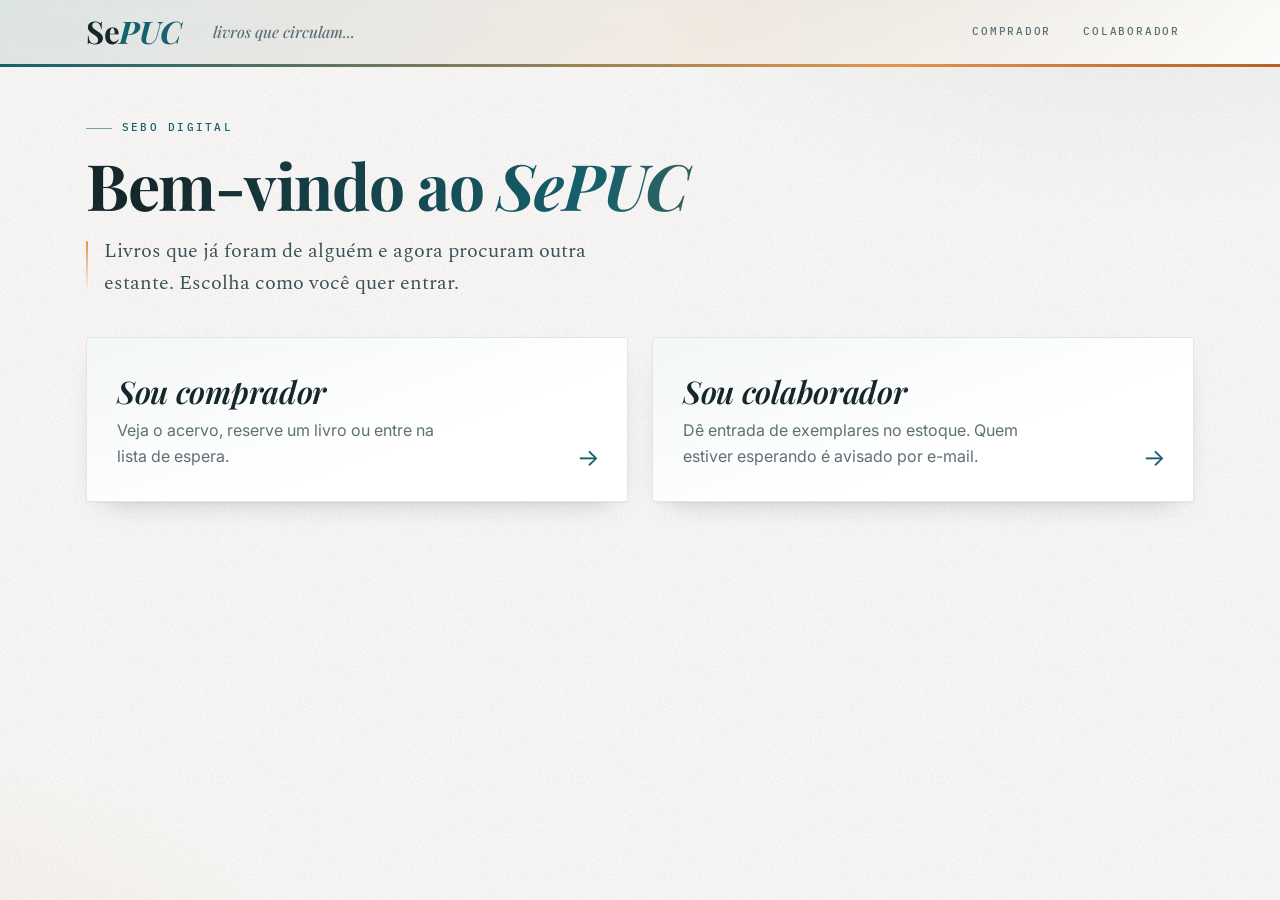
<file: frontend/web/index.html>
<!doctype html>
<html lang="pt-BR">
<head>
  <meta charset="utf-8">
  <meta name="viewport" content="width=device-width, initial-scale=1">
  <title>SePUC</title>
  <link rel="stylesheet" href="style.css">
</head>
<body>
  <header class="topo">
    <div class="topo-in">
      <a class="marca" href="index.html">Se<span>PUC</span></a>
      <span class="marca-nota">livros que circulam...</span>
      <nav class="nav">
        <a href="comprador.html">Comprador</a>
        <a href="colaborador.html">Colaborador</a>
      </nav>
    </div>
  </header>

  <main>
    <p class="kicker">Sebo digital</p>
    <h1>Bem-vindo ao <em>SePUC</em></h1>
    <p class="sub">Livros que já foram de alguém e agora procuram outra estante. Escolha como você quer entrar.</p>

    <div class="escolha">
      <a href="comprador.html">
        <strong>Sou comprador</strong>
        <span class="desc">Veja o acervo, reserve um livro ou entre na lista de espera.</span>
      </a>
      <a href="colaborador.html">
        <strong>Sou colaborador</strong>
        <span class="desc">Dê entrada de exemplares no estoque. Quem estiver esperando é avisado por e-mail.</span>
      </a>
    </div>
  </main>
</body>
</html>
</file>
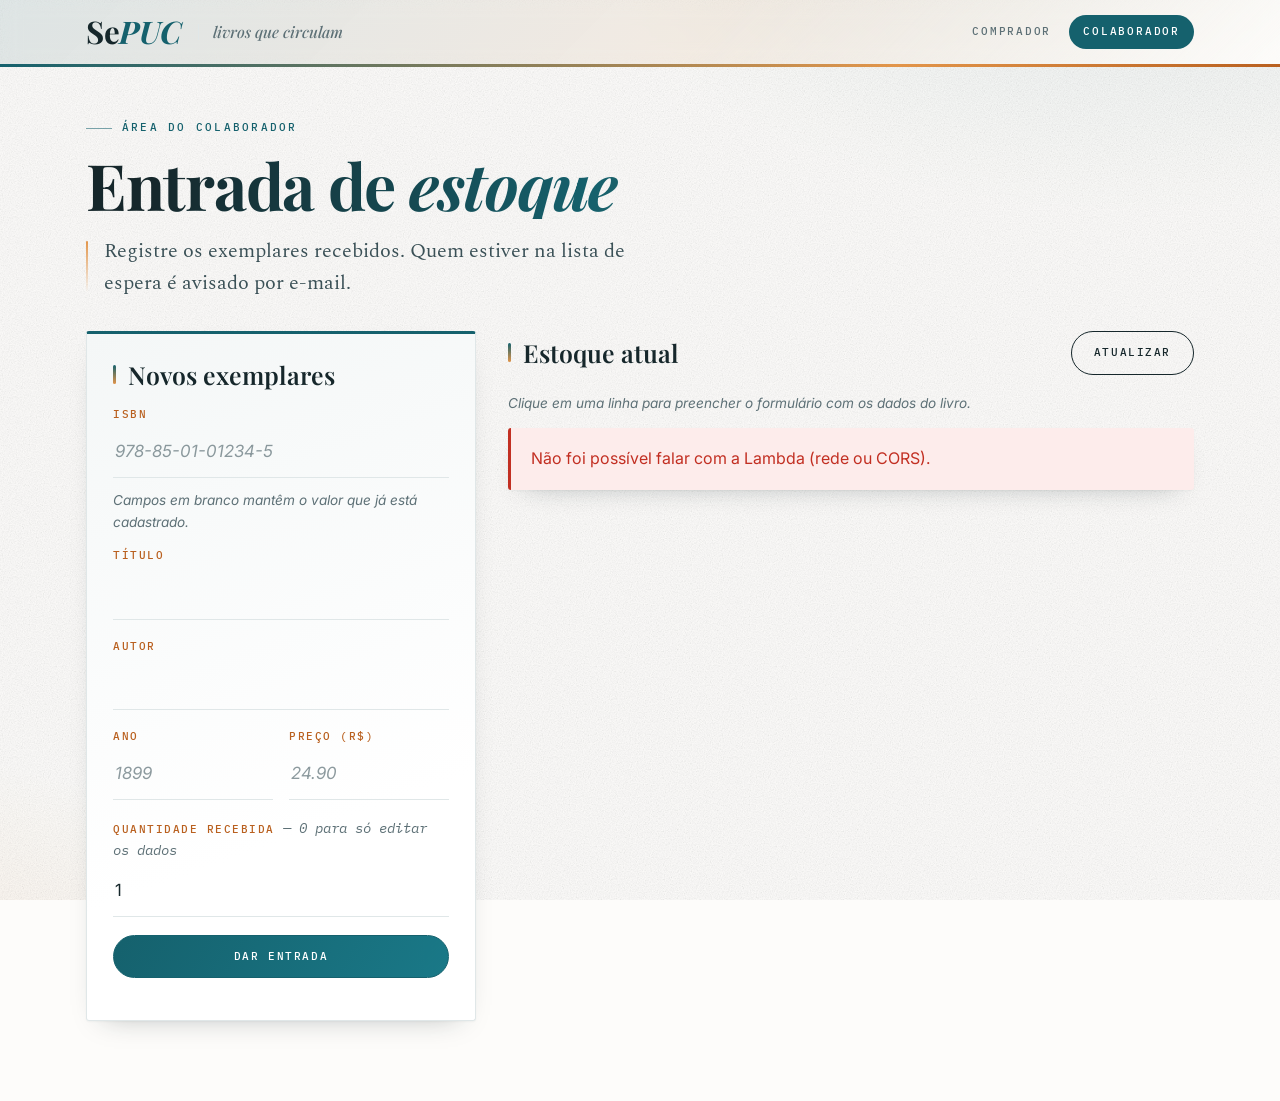
<file: frontend/web/colaborador.html>
<!doctype html>
<html lang="pt-BR">
<head>
  <meta charset="utf-8">
  <meta name="viewport" content="width=device-width, initial-scale=1">
  <title>SePUC — Colaborador</title>
  <link rel="stylesheet" href="style.css">
</head>
<body>
  <header class="topo">
    <div class="topo-in">
      <a class="marca" href="index.html">Se<span>PUC</span></a>
      <span class="marca-nota">livros que circulam</span>
      <nav class="nav">
        <a href="comprador.html">Comprador</a>
        <a class="ativo" href="colaborador.html">Colaborador</a>
      </nav>
    </div>
  </header>

  <main>
    <p class="kicker">Área do colaborador</p>
    <h1>Entrada de <em>estoque</em></h1>
    <p class="sub">Registre os exemplares recebidos. Quem estiver na lista de espera é avisado por e-mail.</p>

    <div class="colunas">
      <section class="painel">
        <h2>Novos exemplares</h2>
        <form id="form-entrada">
          <div class="campo">
            <label for="isbn">ISBN</label>
            <input type="text" id="isbn" required placeholder="978-85-01-01234-5">
          </div>
          <p class="dica" style="margin:-6px 0 14px">Campos em branco mantêm o valor que já está cadastrado.</p>
          <div class="campo">
            <label for="titulo">Título</label>
            <input type="text" id="titulo">
          </div>
          <div class="campo">
            <label for="autor">Autor</label>
            <input type="text" id="autor">
          </div>
          <div class="campo-duplo">
            <div class="campo">
              <label for="ano">Ano</label>
              <input type="number" id="ano" step="1" placeholder="1899">
            </div>
            <div class="campo">
              <label for="preco">Preço (R$)</label>
              <input type="number" id="preco" min="0" step="0.01" placeholder="24.90">
            </div>
          </div>
          <div class="campo">
            <label for="quantidade">Quantidade recebida <span class="dica">— 0 para só editar os dados</span></label>
            <input type="number" id="quantidade" min="0" step="1" value="1" required>
          </div>
          <button class="btn btn-pri" type="submit" id="enviar" style="width:100%">Dar entrada</button>
        </form>
        <div id="resultado" style="margin-top:16px"></div>
      </section>

      <section>
        <div class="barra" style="align-items:center">
          <h2 style="margin:0; flex:1">Estoque atual</h2>
          <button class="btn" id="atualizar" type="button">Atualizar</button>
        </div>
        <p class="dica" style="margin-top:-10px">Clique em uma linha para preencher o formulário com os dados do livro.</p>
        <div id="estado"></div>
        <div class="painel tabela-wrap" id="tabela-painel" hidden>
          <table>
            <thead>
              <tr><th>ISBN</th><th>Título</th><th>Autor</th><th class="num">Ano</th><th class="num">Preço</th><th class="num">Estoque</th></tr>
            </thead>
            <tbody id="tabela"></tbody>
          </table>
        </div>
      </section>
    </div>
  </main>

  <script src="config.js"></script>
  <script src="api.js"></script>
  <script>
    const form = document.getElementById("form-entrada");
    const btnEnviar = document.getElementById("enviar");
    const resultado = document.getElementById("resultado");
    const estado = document.getElementById("estado");
    const tabela = document.getElementById("tabela");
    const tabelaPainel = document.getElementById("tabela-painel");
    const campo = id => document.getElementById(id);
    let livros = [];

    async function carregar() {
      estado.innerHTML = `<p class="vazio">Carregando…</p>`;
      try {
        livros = await listarLivros() || [];
        if (!livros.length) {
          tabelaPainel.hidden = true;
          estado.innerHTML = `<p class="vazio">Nenhum livro cadastrado ainda.</p>`;
          return;
        }
        estado.innerHTML = "";
        tabelaPainel.hidden = false;
        tabela.innerHTML = livros.map(l => {
          const qtd = parseInt(l.estoque, 10) || 0;
          return `
            <tr data-isbn="${esc(l.isbn)}">
              <td>${esc(l.isbn)}</td>
              <td>${esc(l.titulo)}</td>
              <td>${esc(l.autor)}</td>
              <td class="num">${esc(l.ano ?? "")}</td>
              <td class="num" style="white-space:nowrap">${esc(formatarPreco(l.preco))}</td>
              <td class="num"><span class="selo ${qtd > 0 ? "selo-ok" : "selo-sem"}">${qtd}</span></td>
            </tr>`;
        }).join("");
      } catch (e) {
        tabelaPainel.hidden = true;
        estado.innerHTML = `<div class="aviso aviso-err">${esc(e.message)}</div>`;
      }
    }

    tabela.addEventListener("click", ev => {
      const tr = ev.target.closest("tr[data-isbn]");
      if (!tr) return;
      const l = livros.find(x => String(x.isbn) === tr.dataset.isbn) || { isbn: tr.dataset.isbn };
      campo("isbn").value = l.isbn;
      campo("titulo").value = l.titulo ?? "";
      campo("autor").value = l.autor ?? "";
      campo("ano").value = l.ano ?? "";
      campo("preco").value = l.preco ?? "";
      campo("quantidade").focus();
      campo("quantidade").select();
    });

    form.addEventListener("submit", async ev => {
      ev.preventDefault();
      const qtd = parseInt(campo("quantidade").value, 10);
      const dados = {
        isbn: campo("isbn").value.trim(),
        titulo: campo("titulo").value.trim(),
        autor: campo("autor").value.trim(),
        ano: campo("ano").value.trim(),
        preco: campo("preco").value.trim(),
        quantidade: Number.isNaN(qtd) ? 1 : qtd,
      };
      btnEnviar.disabled = true;
      btnEnviar.textContent = "Enviando…";
      resultado.innerHTML = "";
      try {
        const r = await darEntrada(dados);
        const avisados = r.clientesAvisados || [];
        resultado.innerHTML = `
          <div class="aviso aviso-ok">
            <strong>${esc(r.titulo || r.isbn)}</strong>
            <dl class="ficha">
              <dt>ISBN</dt><dd>${esc(r.isbn)}</dd>
              <dt>Autor</dt><dd>${esc(r.autor || "—")}</dd>
              <dt>Ano</dt><dd>${esc(r.ano ?? "—")}</dd>
              <dt>Preço</dt><dd>${esc(formatarPreco(r.preco) || "—")}</dd>
              <dt>Estoque</dt><dd>${esc(r.estoqueApos)} disponível</dd>
            </dl>
            ${avisados.length
              ? `<div style="margin-top:8px">Clientes avisados por e-mail:</div>
                 <ul class="lista-avisados">${avisados.map(e => `<li>${esc(e)}</li>`).join("")}</ul>`
              : `<div style="margin-top:8px">Ninguém na lista de espera.</div>`}
          </div>`;
        form.reset();
        carregar();
      } catch (e) {
        resultado.innerHTML = `<div class="aviso aviso-err">${esc(e.message)}</div>`;
      } finally {
        btnEnviar.disabled = false;
        btnEnviar.textContent = "Dar entrada";
      }
    });

    document.getElementById("atualizar").addEventListener("click", carregar);
    carregar();
  </script>
</body>
</html>
</file>
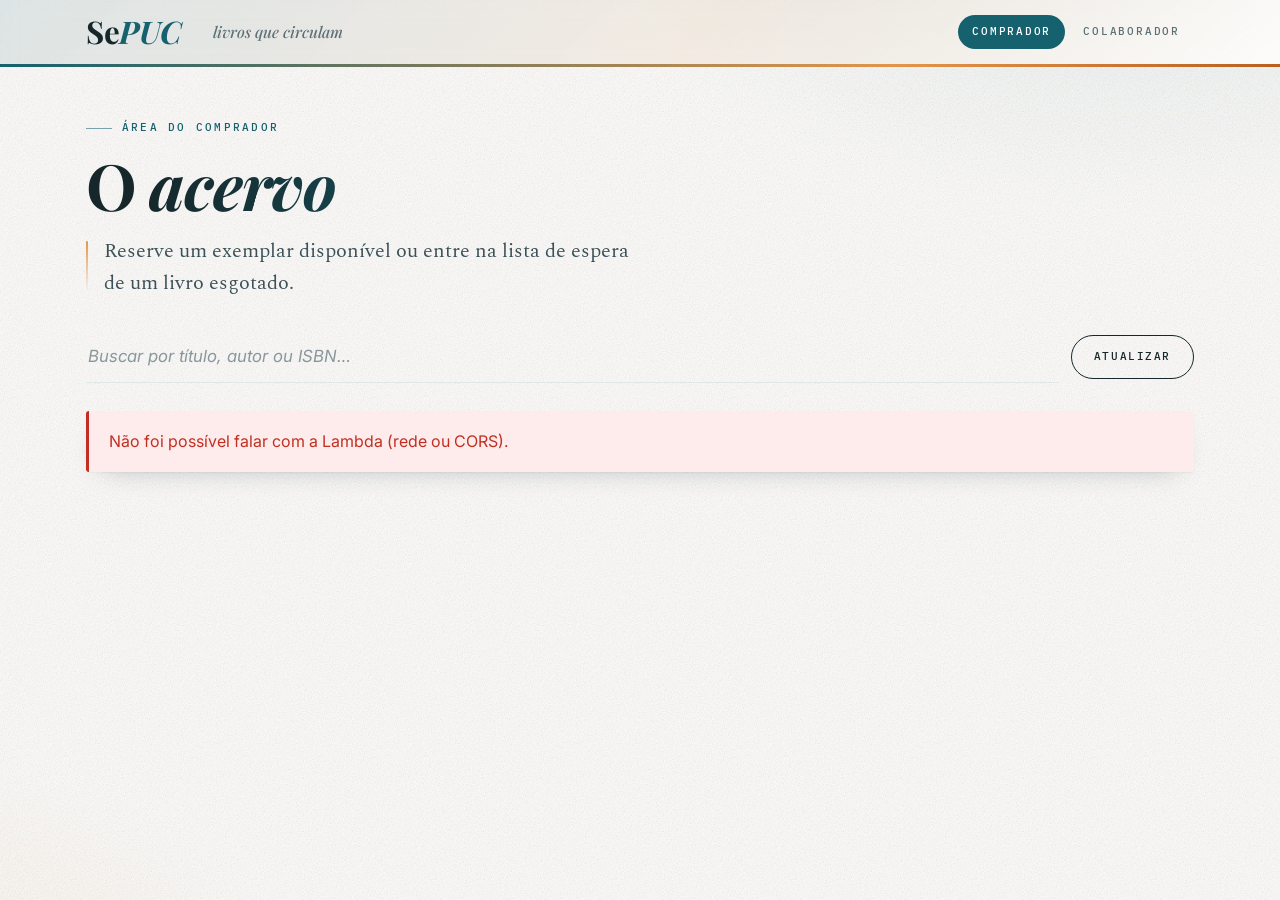
<file: frontend/web/comprador.html>
<!doctype html>
<html lang="pt-BR">
<head>
  <meta charset="utf-8">
  <meta name="viewport" content="width=device-width, initial-scale=1">
  <title>SePUC — Comprador</title>
  <link rel="stylesheet" href="style.css">
</head>
<body>
  <header class="topo">
    <div class="topo-in">
      <a class="marca" href="index.html">Se<span>PUC</span></a>
      <span class="marca-nota">livros que circulam</span>
      <nav class="nav">
        <a class="ativo" href="comprador.html">Comprador</a>
        <a href="colaborador.html">Colaborador</a>
      </nav>
    </div>
  </header>

  <main>
    <p class="kicker">Área do comprador</p>
    <h1>O <em>acervo</em></h1>
    <p class="sub">Reserve um exemplar disponível ou entre na lista de espera de um livro esgotado.</p>

    <div id="resultado"></div>

    <div class="barra">
      <input type="search" id="busca" placeholder="Buscar por título, autor ou ISBN…" aria-label="Buscar">
      <button class="btn" id="atualizar" type="button">Atualizar</button>
    </div>

    <div id="estado"></div>
    <div class="grade" id="grade"></div>
  </main>

  <dialog id="modal">
    <form id="form-pedido" method="dialog">
      <h2 id="modal-titulo">Pedir livro</h2>
      <p class="sub" id="modal-sub"></p>

      <div class="campo">
        <label for="nome">Seu nome</label>
        <input type="text" id="nome" required autocomplete="name">
      </div>
      <div class="campo">
        <label for="email">Seu e-mail
          <span class="dica">— o mesmo inscrito no tópico SNS</span></label>
        <input type="email" id="email" required autocomplete="email">
      </div>

      <div id="modal-erro"></div>

      <div class="acoes">
        <button class="btn" type="button" id="cancelar">Cancelar</button>
        <button class="btn btn-pri" type="submit" id="confirmar">Confirmar</button>
      </div>
    </form>
  </dialog>

  <script src="config.js"></script>
  <script src="api.js"></script>
  <script>
    const grade = document.getElementById("grade");
    const estado = document.getElementById("estado");
    const busca = document.getElementById("busca");
    const resultado = document.getElementById("resultado");
    const modal = document.getElementById("modal");
    const form = document.getElementById("form-pedido");
    const btnConfirmar = document.getElementById("confirmar");
    const modalErro = document.getElementById("modal-erro");

    let livros = [];
    let livroEscolhido = null;

    function desenhar() {
      const termo = busca.value.trim().toLowerCase();
      const filtrados = livros.filter(l =>
        [l.titulo, l.autor, l.isbn].some(v => String(v ?? "").toLowerCase().includes(termo)));

      if (!livros.length) {
        grade.innerHTML = "";
        estado.innerHTML = `<p class="vazio">Nenhum livro cadastrado ainda.</p>`;
        return;
      }
      if (!filtrados.length) {
        grade.innerHTML = "";
        estado.innerHTML = `<p class="vazio">Nenhum livro encontrado para “${esc(busca.value)}”.</p>`;
        return;
      }
      estado.innerHTML = "";
      grade.innerHTML = filtrados.map(l => {
        const qtd = parseInt(l.estoque, 10) || 0;
        const extras = [
          l.ano ? esc(l.ano) : "",
          esc(formatarPreco(l.preco)),
        ].filter(Boolean).join(" · ");
        return `
          <article class="livro">
            <h3>${esc(l.titulo || l.isbn)}</h3>
            <p class="autor">${esc(l.autor || "Autor desconhecido")}</p>
            <p class="meta">ISBN ${esc(l.isbn)}${extras ? " · " + extras : ""}</p>
            <div class="rodape">
              ${qtd > 0
                ? `<span class="selo selo-ok">${qtd} em estoque</span>`
                : `<span class="selo selo-sem">Sem estoque</span>`}
              <button class="btn ${qtd > 0 ? "btn-pri" : ""}" type="button" data-isbn="${esc(l.isbn)}">
                ${qtd > 0 ? "Reservar" : "Entrar na lista de espera"}
              </button>
            </div>
          </article>`;
      }).join("");
    }

    async function carregar() {
      estado.innerHTML = `<p class="vazio">Carregando acervo…</p>`;
      try {
        livros = await listarLivros() || [];
        desenhar();
      } catch (e) {
        grade.innerHTML = "";
        estado.innerHTML = `<div class="aviso aviso-err">${esc(e.message)}</div>`;
      }
    }

    function abrirPedido(isbn) {
      livroEscolhido = livros.find(l => String(l.isbn) === isbn);
      if (!livroEscolhido) return;
      const disponivel = (parseInt(livroEscolhido.estoque, 10) || 0) > 0;
      document.getElementById("modal-titulo").textContent =
        disponivel ? "Reservar exemplar" : "Entrar na lista de espera";
      document.getElementById("modal-sub").textContent =
        [livroEscolhido.titulo || livroEscolhido.isbn, livroEscolhido.autor,
         livroEscolhido.ano, formatarPreco(livroEscolhido.preco)].filter(Boolean).join(" · ");
      document.getElementById("nome").value = lembrar("sepuc.nome");
      document.getElementById("email").value = lembrar("sepuc.email");
      modalErro.innerHTML = "";
      btnConfirmar.disabled = false;
      btnConfirmar.textContent = "Confirmar";
      modal.showModal();
    }

    grade.addEventListener("click", ev => {
      const btn = ev.target.closest("button[data-isbn]");
      if (btn) abrirPedido(btn.dataset.isbn);
    });

    document.getElementById("cancelar").addEventListener("click", () => modal.close());

    form.addEventListener("submit", async ev => {
      ev.preventDefault();
      const nome = document.getElementById("nome").value.trim();
      const email = document.getElementById("email").value.trim();
      guardar("sepuc.nome", nome);
      guardar("sepuc.email", email);

      btnConfirmar.disabled = true;
      btnConfirmar.textContent = "Enviando…";
      modalErro.innerHTML = "";
      try {
        const r = await fazerPedido({ nome, email, isbn: livroEscolhido.isbn });
        modal.close();
        const reservado = r.status === "RESERVADO";
        resultado.innerHTML = `
          <div class="aviso ${reservado ? "aviso-ok" : "aviso-warn"}">
            <strong>${reservado ? "Reservado!" : "Você está na lista de espera."}</strong>
            ${esc(r.mensagem)}
            <dl class="ficha">
              <dt>Livro</dt><dd>${esc(r.titulo || livroEscolhido.titulo || livroEscolhido.isbn)}</dd>
              <dt>ISBN</dt><dd>${esc(r.isbn || livroEscolhido.isbn)}</dd>
              <dt>Nome</dt><dd>${esc(r.nome ?? nome) || "—"}</dd>
              <dt>E-mail</dt><dd>${esc(r.email || email)}</dd>
              <dt>Status</dt><dd>${esc(r.status)}</dd>
              <dt>Pedido</dt><dd>${esc(formatarPedido(r.pedidoId, r.criadoEm))}</dd>
            </dl>
          </div>`;
        window.scrollTo({ top: 0, behavior: "smooth" });
        carregar();
      } catch (e) {
        modalErro.innerHTML = `<div class="aviso aviso-err">${esc(e.message)}</div>`;
        btnConfirmar.disabled = false;
        btnConfirmar.textContent = "Tentar de novo";
      }
    });

    busca.addEventListener("input", desenhar);
    document.getElementById("atualizar").addEventListener("click", carregar);
    carregar();
  </script>
</body>
</html>
</file>
<file: frontend/web/style.css>
/* sepuc: livraria online. Playfair Display + Inter + IBM Plex Mono, teal & âmbar, papel texturizado. */
@import url("https://fonts.googleapis.com/css2?family=IBM+Plex+Mono:wght@400;500&family=Inter:wght@400;500;600;700&family=Playfair+Display:ital,wght@0,500;0,600;0,700;0,800;1,500;1,600;1,700&family=Spectral:ital,wght@0,400;0,500;1,400&display=swap");

:root {
  --bg: #fdfcfa;
  --surface: #ffffff;
  --surface-2: #f4f7f7;
  --text: #16272b;
  --texto-apoio: #3b5157;   /* linhas de apoio: legível, mais leve que o corpo */
  --muted: #5d7076;
  --border: #e0e7e8;
  --accent: #15616d;        /* teal profundo: botões, links, marca */
  --accent-soft: #1a7a89;   /* teal claro: fim do degradê */
  --accent-2: #b9601f;      /* âmbar queimado: contraste seguro em texto pequeno */
  --accent-2-soft: #e2954a; /* âmbar claro: só decorativo */
  --accent-text: #ffffff;
  --ok-bg: #e4f6ef;   --ok-fg: #0e8a62;
  --warn-bg: #fdf3e6; --warn-fg: #a3620c;
  --err-bg: #fdeceb;  --err-fg: #c22f22;
  --sombra: 0 1px 2px rgba(22, 39, 43, .04), 0 12px 28px -18px rgba(22, 39, 43, .35);
  --glow: 0 0 0 1px rgba(21, 97, 109, .3), 0 18px 40px -16px rgba(21, 97, 109, .45);
  --radius: 3px;
  --display: "Playfair Display", "Iowan Old Style", Georgia, Cambria, serif;
  --leitura: Spectral, "Iowan Old Style", Georgia, Cambria, serif;
  --sans: Inter, system-ui, -apple-system, "Segoe UI", Roboto, sans-serif;
  --mono: "IBM Plex Mono", ui-monospace, SFMono-Regular, Menlo, Consolas, monospace;
  --mola: cubic-bezier(.2, .8, .2, 1);
  --papel:
    url("data:image/svg+xml,%3Csvg xmlns='http://www.w3.org/2000/svg' width='180' height='180'%3E%3Cfilter id='g'%3E%3CfeTurbulence type='fractalNoise' baseFrequency='0.85' numOctaves='3' stitchTiles='stitch'/%3E%3CfeColorMatrix type='saturate' values='0'/%3E%3C/filter%3E%3Crect width='180' height='180' filter='url(%23g)' opacity='0.26'/%3E%3C/svg%3E");
  color-scheme: light;
}

* { box-sizing: border-box; }

html { scrollbar-color: #c2d2d4 var(--surface-2); }

body {
  margin: 0;
  min-height: 100vh;
  display: flex;
  flex-direction: column;
  color: var(--text);
  font: 16px/1.6 var(--sans);
  background:
    var(--papel),
    radial-gradient(900px 520px at 88% -12%, rgba(21, 97, 109, .10), transparent 62%),
    radial-gradient(760px 420px at -12% 112%, rgba(226, 149, 74, .12), transparent 62%),
    var(--bg);
  background-attachment: fixed;
}

::selection { background: var(--accent); color: var(--accent-text); }

a { color: var(--accent); }

:focus-visible {
  outline: 2px solid var(--accent);
  outline-offset: 3px;
  border-radius: 3px;
}

::-webkit-scrollbar { width: 11px; height: 11px; }
::-webkit-scrollbar-track { background: var(--surface-2); }
::-webkit-scrollbar-thumb {
  background: #c2d2d4;
  border-radius: 99px;
  border: 3px solid var(--surface-2);
}
::-webkit-scrollbar-thumb:hover { background: var(--accent); }

/* ---------- topo ---------- */
.topo {
  position: sticky;
  top: 0;
  z-index: 5;
  background: linear-gradient(135deg, rgba(21, 97, 109, .10), rgba(226, 149, 74, .09) 55%, rgba(253, 252, 250, .95));
  backdrop-filter: blur(10px);
}
.topo::after {
  content: "";
  display: block;
  height: 3px;
  background: linear-gradient(90deg, var(--accent), var(--accent-2-soft) 70%, var(--accent-2));
}
.topo-in {
  max-width: 1140px;
  margin: 0 auto;
  padding: 15px 16px;
  display: flex;
  align-items: center;
  gap: 16px;
  flex-wrap: wrap;
}
.marca {
  font-family: var(--display);
  font-weight: 700;
  font-size: 1.95rem;
  line-height: 1;
  letter-spacing: -.015em;
  color: var(--text);
  text-decoration: none;
}
.marca span {
  font-style: italic;
  color: var(--accent);
  transition: color .25s;
}
.marca:hover span { color: var(--accent-2); }
.marca-nota {
  align-self: center;
  padding-left: 14px;
  border-left: 1px solid var(--border);
  font-family: var(--display);
  font-style: italic;
  font-weight: 500;
  font-size: .98rem;
  line-height: 1;
  color: var(--muted);
}

.nav { display: flex; gap: 4px; margin-left: auto; }
.nav a {
  position: relative;
  padding: 8px 14px;
  border-radius: 999px;
  color: var(--muted);
  text-decoration: none;
  font-family: var(--mono);
  font-size: .7rem;
  font-weight: 500;
  letter-spacing: .16em;
  text-transform: uppercase;
  transition: color .2s, background .2s;
}
.nav a::after {
  content: "";
  position: absolute;
  left: 50%;
  bottom: 2px;
  width: 0;
  height: 2px;
  border-radius: 2px;
  background: var(--accent-2);
  transform: translateX(-50%);
  transition: width .25s var(--mola);
}
.nav a:hover { color: var(--text); }
.nav a:hover::after { width: calc(100% - 28px); }
.nav a.ativo { background: var(--accent); color: var(--accent-text); }
.nav a.ativo::after { display: none; }

main {
  flex: 1;
  width: 100%;
  max-width: 1140px;
  margin: 0 auto;
  padding: 44px 16px 80px;
}

/* ---------- tipografia ---------- */
.kicker {
  display: inline-flex;
  align-items: center;
  gap: 10px;
  margin: 0 0 14px;
  font-family: var(--mono);
  font-size: .7rem;
  font-weight: 500;
  letter-spacing: .2em;
  text-transform: uppercase;
  color: var(--accent);
}
.kicker::before {
  content: "";
  width: 26px;
  height: 1px;
  background: currentColor;
  opacity: .55;
}

h1 {
  font-family: var(--display);
  font-weight: 700;
  font-size: clamp(2.4rem, 6.4vw, 4rem);
  line-height: 1.05;
  letter-spacing: -.02em;
  margin: 0 0 16px;
  background: linear-gradient(100deg, var(--text) 6%, var(--accent) 46%, var(--accent-2) 96%);
  -webkit-background-clip: text;
  background-clip: text;
  color: transparent;
}
h1 em { font-style: italic; }

h2 {
  position: relative;
  padding-left: 15px;
  font-family: var(--display);
  font-weight: 600;
  font-size: 1.55rem;
  line-height: 1.2;
  margin: 0 0 16px;
  color: var(--text);
}
h2::before {
  content: "";
  position: absolute;
  left: 0;
  top: .22em;
  bottom: .22em;
  width: 3px;
  border-radius: 2px;
  background: linear-gradient(var(--accent), var(--accent-2-soft));
}

.sub {
  position: relative;
  margin: 0 0 32px;
  padding-left: 18px;
  max-width: 56ch;
  font-family: var(--leitura);
  font-style: normal;
  font-weight: 400;
  font-size: 1.24rem;
  line-height: 1.62;
  letter-spacing: 0;
  color: var(--texto-apoio);
}
.sub::before {
  content: "";
  position: absolute;
  left: 0;
  top: .34em;
  bottom: .34em;
  width: 2px;
  border-radius: 2px;
  background: linear-gradient(var(--accent-2-soft), rgba(226, 149, 74, 0));
}

/* ---------- controles ---------- */
.barra {
  display: flex;
  gap: 12px;
  margin-bottom: 28px;
  flex-wrap: wrap;
  align-items: center;
}
.barra input { flex: 1 1 240px; }

input, button { font: inherit; }

input[type=text], input[type=email], input[type=number], input[type=search] {
  width: 100%;
  padding: 12px 2px;
  border: none;
  border-bottom: 1px solid var(--border);
  border-radius: 0;
  background: transparent;
  color: var(--text);
  font-size: 1.05rem;
  transition: border-color .2s, box-shadow .2s;
}
input::placeholder { color: var(--muted); opacity: .7; font-style: italic; }
input:hover { border-bottom-color: var(--accent-soft); }
input:focus { outline: none; border-bottom-color: var(--accent); box-shadow: 0 1px 0 var(--accent); }

label {
  display: block;
  margin-bottom: 3px;
  font-family: var(--mono);
  font-size: .68rem;
  font-weight: 500;
  letter-spacing: .14em;
  text-transform: uppercase;
  color: var(--accent-2);
}
.campo { margin-bottom: 18px; }
.dica { color: var(--muted); font-size: .85rem; font-weight: 400; letter-spacing: 0; text-transform: none; font-style: italic; }

.btn {
  padding: 12px 22px;
  border-radius: 999px;
  border: 1px solid var(--text);
  background: transparent;
  color: var(--text);
  cursor: pointer;
  font-family: var(--mono);
  font-size: .7rem;
  font-weight: 500;
  letter-spacing: .14em;
  text-transform: uppercase;
  white-space: nowrap;
  transition: background .2s, color .2s, border-color .2s, transform .12s var(--mola), box-shadow .25s;
}
.btn:hover { background: var(--text); color: var(--bg); border-color: var(--text); transform: translateY(-1px); }
.btn:active { transform: translateY(1px) scale(.98); }
.btn-pri {
  background: linear-gradient(120deg, var(--accent) 0%, var(--accent-soft) 50%, var(--accent) 100%);
  background-size: 220% 100%;
  background-position: 0% 50%;
  border-color: var(--accent);
  color: var(--accent-text);
  transition: background-position .5s ease, transform .12s var(--mola), box-shadow .25s;
}
.btn-pri:hover {
  background-position: 100% 50%;
  color: var(--accent-text);
  box-shadow: 0 10px 22px -10px rgba(21, 97, 109, .65);
  transform: translateY(-1px);
}
.btn:disabled { opacity: .55; cursor: progress; transform: none; box-shadow: none; }

/* ---------- cards de livro ---------- */
.grade {
  display: grid;
  grid-template-columns: repeat(auto-fill, minmax(250px, 1fr));
  gap: 24px;
}
.livro {
  position: relative;
  background: linear-gradient(160deg, var(--surface-2), var(--surface) 55%);
  border: 1px solid var(--border);
  border-radius: var(--radius);
  padding: 24px 22px 20px 30px;
  display: flex;
  flex-direction: column;
  gap: 6px;
  box-shadow: var(--sombra);
  transition: transform .25s var(--mola), box-shadow .25s, border-color .25s;
  animation: surge .45s var(--mola) both;
}
/* lombada do livro */
.livro::before {
  content: "";
  position: absolute;
  inset: 0 auto 0 0;
  width: 9px;
  border-radius: var(--radius) 0 0 var(--radius);
  background: linear-gradient(170deg, var(--accent), var(--accent-soft) 55%, var(--accent-2));
  box-shadow: inset -1px 0 0 rgba(255, 255, 255, .45), inset -3px 0 0 rgba(0, 0, 0, .06);
  transition: width .25s var(--mola);
}
.livro:hover {
  transform: translateY(-4px);
  box-shadow: var(--glow);
  border-color: transparent;
}
.livro:hover::before { width: 13px; }
.livro h3 {
  font-family: var(--display);
  font-style: italic;
  font-weight: 600;
  font-size: 1.45rem;
  line-height: 1.18;
  letter-spacing: -.01em;
  margin: 0 0 2px;
  transition: color .25s;
}
.livro:hover h3 { color: var(--accent); }
.livro .autor { margin: 0; color: var(--accent-2); font-size: .95rem; }
.livro .meta {
  margin: 2px 0 0;
  color: var(--muted);
  font-family: var(--mono);
  font-size: .72rem;
  letter-spacing: .02em;
}
.livro .rodape {
  margin-top: auto;
  padding-top: 18px;
  display: flex;
  align-items: center;
  justify-content: space-between;
  gap: 10px;
  flex-wrap: wrap;
}
.livro .rodape .btn { flex: 1 1 auto; white-space: normal; line-height: 1.4; }

/* entrada escalonada dos cards */
@keyframes surge {
  from { opacity: 0; transform: translateY(10px); }
  to   { opacity: 1; transform: none; }
}
.livro:nth-child(1) { animation-delay: .02s; }
.livro:nth-child(2) { animation-delay: .06s; }
.livro:nth-child(3) { animation-delay: .10s; }
.livro:nth-child(4) { animation-delay: .14s; }
.livro:nth-child(5) { animation-delay: .18s; }
.livro:nth-child(6) { animation-delay: .22s; }
.livro:nth-child(7) { animation-delay: .26s; }
.livro:nth-child(8) { animation-delay: .30s; }

.selo {
  display: inline-flex;
  align-items: center;
  gap: 6px;
  padding: 5px 11px;
  border-radius: 999px;
  font-family: var(--mono);
  font-size: .68rem;
  font-weight: 500;
  letter-spacing: .06em;
  white-space: nowrap;
  transition: transform .2s var(--mola);
}
.selo::before {
  content: "";
  width: 6px;
  height: 6px;
  border-radius: 50%;
  background: currentColor;
  flex: none;
}
.livro:hover .selo { transform: translateY(-1px); }
.selo-ok { background: var(--ok-bg); color: var(--ok-fg); border: 1px solid rgba(14, 138, 98, .3); }
.selo-sem { background: var(--warn-bg); color: var(--warn-fg); border: 1px dashed rgba(163, 98, 12, .4); }

/* ---------- avisos ---------- */
.aviso {
  padding: 18px 20px;
  border-radius: var(--radius);
  margin-bottom: 22px;
  border-left: 3px solid currentColor;
  box-shadow: var(--sombra);
  animation: entra .4s var(--mola);
}
.aviso strong {
  font-family: var(--display);
  font-weight: 600;
  font-size: 1.35rem;
  margin-right: 6px;
}
.aviso-ok { background: var(--ok-bg); color: var(--ok-fg); }
.aviso-warn { background: var(--warn-bg); color: var(--warn-fg); }
.aviso-err { background: var(--err-bg); color: var(--err-fg); }
.aviso code { font-family: var(--mono); font-size: .82rem; word-break: break-all; color: var(--text); }
.ficha {
  display: grid;
  grid-template-columns: auto 1fr;
  gap: 6px 18px;
  margin: 14px 0 0;
  padding-top: 12px;
  border-top: 1px solid rgba(22, 39, 43, .12);
}
.ficha dt {
  font-family: var(--mono);
  font-size: .66rem;
  font-weight: 500;
  letter-spacing: .14em;
  text-transform: uppercase;
  opacity: .8;
  align-self: center;
}
.ficha dd { margin: 0; color: var(--text); word-break: break-word; }
.campo-duplo { display: grid; grid-template-columns: 1fr 1fr; gap: 0 16px; }
.vazio {
  color: var(--muted);
  text-align: center;
  padding: 52px 20px;
  font-family: var(--display);
  font-style: italic;
  font-size: 1.3rem;
  border: 1px dashed var(--border);
  border-radius: var(--radius);
  background: rgba(255, 255, 255, .5);
  margin: 0;
}

@keyframes entra {
  from { opacity: 0; transform: translateY(-8px) scale(.98); }
  to   { opacity: 1; transform: none; }
}

/* ---------- painel / tabela (colaborador) ---------- */
.colunas {
  display: grid;
  grid-template-columns: minmax(280px, 390px) 1fr;
  gap: 32px;
  align-items: start;
}
.painel {
  background: linear-gradient(160deg, var(--surface-2), var(--surface) 70%);
  border: 1px solid var(--border);
  border-radius: var(--radius);
  padding: 26px;
  box-shadow: var(--sombra);
}
.colunas > .painel:first-child { border-top: 3px solid var(--accent); }
.tabela-wrap { overflow-x: auto; }
table { width: 100%; border-collapse: collapse; font-size: .95rem; }
th, td { text-align: left; padding: 13px 12px; border-bottom: 1px solid var(--border); }
th {
  color: var(--accent-2);
  font-family: var(--mono);
  font-weight: 500;
  font-size: .66rem;
  letter-spacing: .14em;
  text-transform: uppercase;
}
td:first-child { font-family: var(--mono); font-size: .84rem; color: var(--muted); white-space: nowrap; }
td:nth-child(2) {
  font-family: var(--display);
  font-style: italic;
  font-weight: 500;
  font-size: 1.1rem;
}
td.num, th.num { text-align: right; }
td.num { font-family: var(--mono); font-variant-numeric: tabular-nums; }
tbody tr { cursor: pointer; transition: background .2s; }
tbody tr:hover { background: rgba(21, 97, 109, .06); }
tbody tr:hover td:first-child { box-shadow: inset 3px 0 0 var(--accent); color: var(--accent); }
tbody tr:active { background: rgba(21, 97, 109, .11); }
.lista-avisados { margin: 6px 0 0; padding-left: 20px; font-family: var(--mono); font-size: .85rem; }

/* ---------- modal ---------- */
dialog {
  border: 1px solid var(--border);
  border-top: 3px solid var(--accent);
  border-radius: var(--radius);
  padding: 0;
  width: min(460px, calc(100vw - 32px));
  background: var(--surface);
  color: var(--text);
  box-shadow: 0 30px 80px -10px rgba(22, 39, 43, .3);
}
dialog[open] { animation: entra .35s var(--mola); }
dialog::backdrop { background: rgba(22, 39, 43, .45); backdrop-filter: blur(4px); }
dialog form { padding: 30px; }
dialog h2 { font-size: 1.9rem; margin-bottom: 6px; }
dialog .sub { font-size: 1.1rem; margin-bottom: 24px; max-width: none; }
.acoes { display: flex; gap: 10px; justify-content: flex-end; margin-top: 24px; }

/* ---------- landing ---------- */
.escolha {
  display: grid;
  grid-template-columns: repeat(auto-fit, minmax(260px, 1fr));
  gap: 24px;
  margin-top: 38px;
}
.escolha a {
  position: relative;
  display: block;
  padding: 36px 30px 32px;
  background: linear-gradient(160deg, var(--surface-2), var(--surface) 62%);
  border: 1px solid var(--border);
  border-radius: var(--radius);
  color: var(--text);
  text-decoration: none;
  overflow: hidden;
  box-shadow: var(--sombra);
  transition: transform .25s var(--mola), box-shadow .25s, border-color .25s;
}
.escolha a::before {
  content: "";
  position: absolute;
  inset: 0 0 auto 0;
  height: 4px;
  background: linear-gradient(90deg, var(--accent), var(--accent-2-soft));
  transform: scaleX(0);
  transform-origin: left;
  transition: transform .35s var(--mola);
}
.escolha a > * { position: relative; }
.escolha a::after {
  content: "→";
  position: absolute;
  right: 28px;
  bottom: 24px;
  font-size: 1.5rem;
  color: var(--accent);
  transition: transform .3s var(--mola);
}
.escolha a:hover { transform: translateY(-4px); box-shadow: var(--glow); border-color: transparent; }
.escolha a:hover::before { transform: scaleX(1); }
.escolha a:hover::after { transform: translateX(6px); }
.escolha a:active { transform: translateY(-1px) scale(.995); }
.escolha strong {
  display: block;
  font-family: var(--display);
  font-style: italic;
  font-weight: 600;
  font-size: 1.95rem;
  line-height: 1.1;
  letter-spacing: -.01em;
  margin-bottom: 10px;
  color: var(--text);
}
.escolha span.desc { color: var(--muted); display: block; max-width: 34ch; }

@media (max-width: 760px) {
  .colunas { grid-template-columns: 1fr; }
  .nav { margin-left: 0; }
}

@media (max-width: 620px) {
  .marca-nota { display: none; }
  .sub { font-size: 1.18rem; padding-left: 14px; }
}

@media (prefers-reduced-motion: reduce) {
  *, *::before, *::after { animation: none !important; transition: none !important; }
}
</file>
